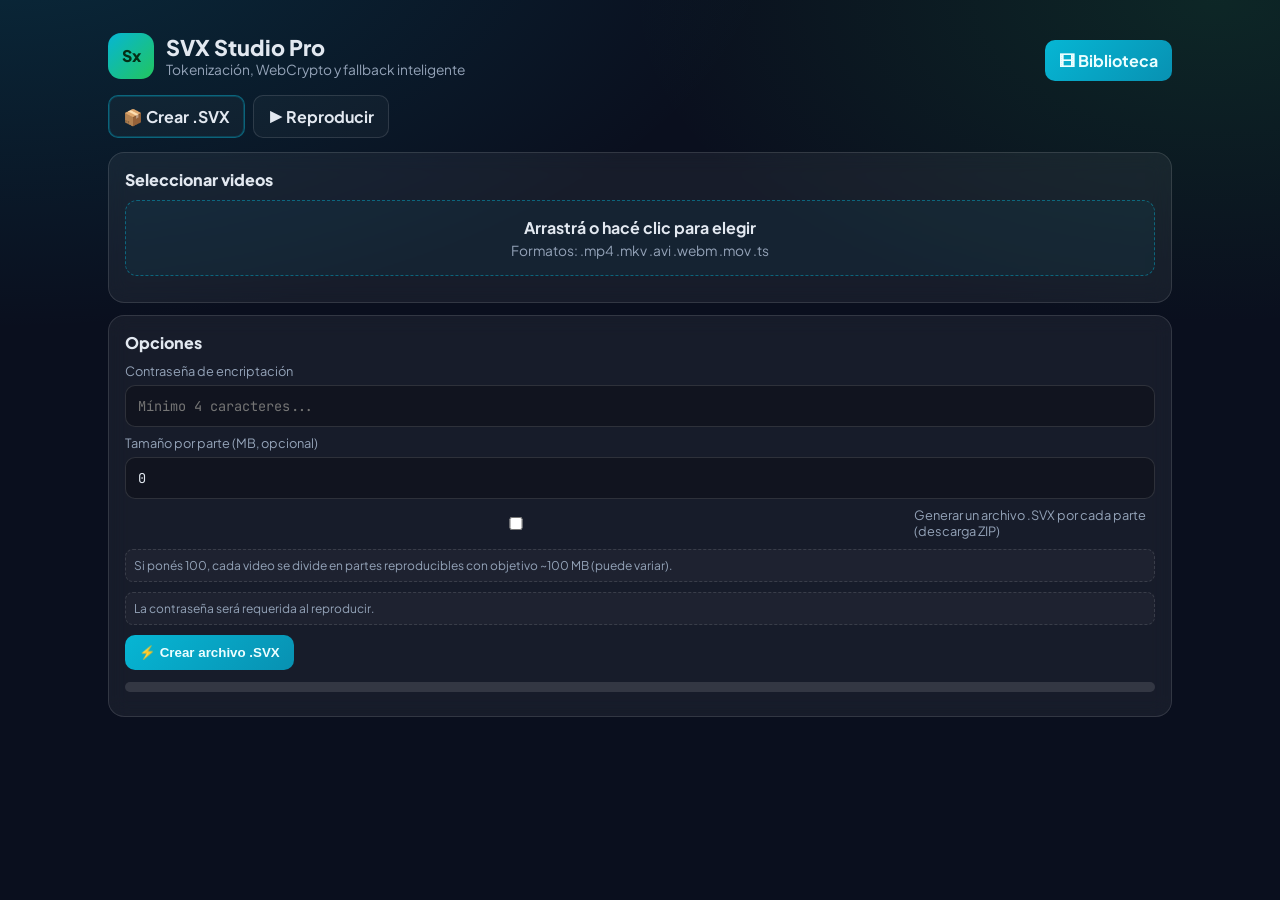
<file: templates/index.html>
﻿<!DOCTYPE html>
<html lang="es">
<head>
  <meta charset="UTF-8">
  <meta name="viewport" content="width=device-width, initial-scale=1.0">
  <title>SVX Studio Pro</title>
  <link rel="preconnect" href="https://fonts.googleapis.com">
  <link href="https://fonts.googleapis.com/css2?family=Plus+Jakarta+Sans:wght@400;600;700;800&family=JetBrains+Mono:wght@400;700&display=swap" rel="stylesheet">
  <style>
    :root {
      --bg: #0a0f1e;
      --card: rgba(255,255,255,.055);
      --border: rgba(255,255,255,.12);
      --text: #e2e8f0;
      --muted: #94a3b8;
      --accent: #06b6d4;
      --ok: #22c55e;
      --warn: #f59e0b;
      --danger: #ef4444;
    }
    * { box-sizing: border-box; }
    body {
      margin: 0;
      font-family: "Plus Jakarta Sans", sans-serif;
      color: var(--text);
      background:
        radial-gradient(1300px 700px at 0% -10%, rgba(6,182,212,.17), transparent 60%),
        radial-gradient(900px 500px at 95% 0%, rgba(34,197,94,.13), transparent 65%),
        var(--bg);
      min-height: 100vh;
    }
    .wrap { max-width: 1100px; margin: 0 auto; padding: 30px 18px 42px; }
    .head { display: flex; align-items: center; gap: 12px; margin-bottom: 14px; }
    .logo {
      width: 46px; height: 46px; border-radius: 13px;
      background: linear-gradient(135deg, #06b6d4, #22c55e);
      color: #052e16; display: flex; align-items: center; justify-content: center;
      font-weight: 800;
    }
    .sub { color: var(--muted); font-size: .86rem; }
    .tabs { display: flex; gap: 8px; margin-bottom: 14px; }
    .tab {
      border: 1px solid var(--border);
      border-radius: 10px;
      padding: 10px 14px;
      cursor: pointer;
      background: rgba(255,255,255,.03);
      font-weight: 700;
      user-select: none;
    }
    .tab.active { border-color: rgba(6,182,212,.45); box-shadow: inset 0 0 0 1px rgba(6,182,212,.22); }
    .tab-content { display: none; }
    .tab-content.active { display: block; }
    .card {
      background: var(--card);
      border: 1px solid var(--border);
      border-radius: 16px;
      padding: 16px;
      backdrop-filter: blur(10px);
      margin-bottom: 12px;
    }
    .card-title { font-weight: 800; font-size: 1rem; margin-bottom: 10px; }
    label { display: block; font-size: .8rem; color: var(--muted); margin: 8px 0 6px; }
    input, textarea, select {
      width: 100%; border: 1px solid var(--border); border-radius: 10px;
      background: rgba(0,0,0,.26); color: var(--text);
      padding: 11px 12px;
      font-family: "JetBrains Mono", monospace;
      font-size: .85rem;
    }
    .row { display: flex; gap: 8px; }
    .btn {
      border: none; border-radius: 10px; padding: 10px 14px; font-weight: 700; cursor: pointer;
      margin-top: 10px;
    }
    .btn-primary { background: linear-gradient(135deg,#06b6d4,#0891b2); color: #ecfeff; }
    .btn-cancel { background: linear-gradient(135deg,#ef4444,#b91c1c); color: #fff; }
    .btn-play {
      border: 1px solid rgba(34,197,94,.35);
      background: rgba(34,197,94,.12);
      color: #86efac;
      border-radius: 8px;
      padding: 7px 10px;
      font-weight: 700;
      cursor: pointer;
    }
    .pill {
      display: inline-flex; align-items: center; gap: 6px;
      border-radius: 999px; padding: 4px 10px; font-size: .75rem; font-weight: 700;
    }
    .pill.ok { background: rgba(34,197,94,.15); color: #86efac; border: 1px solid rgba(34,197,94,.35); }
    .pill.warn { background: rgba(245,158,11,.15); color: #fcd34d; border: 1px solid rgba(245,158,11,.35); }
    .status-line { margin-top: 8px; font-size: .82rem; color: var(--muted); }
    .bar {
      width: 100%; height: 10px; border-radius: 999px;
      background: rgba(255,255,255,.12); overflow: hidden; margin-top: 8px;
    }
    .fill {
      width: 0%; height: 100%;
      background: linear-gradient(90deg,#22c55e,#06b6d4);
      transition: width .3s ease;
    }
    .tip {
      margin-top: 10px; font-size: .75rem; color: var(--muted);
      background: rgba(255,255,255,.03); padding: 8px;
      border-radius: 8px; border: 1px dashed var(--border);
    }
    .drop-area {
      margin-top: 8px; border: 1px dashed rgba(6,182,212,.45);
      border-radius: 12px; text-align: center; padding: 16px;
      cursor: pointer; background: rgba(6,182,212,.05);
    }
    .drop-area.drag-over { background: rgba(6,182,212,.14); }
    .file-list { margin-top: 10px; display: flex; flex-direction: column; gap: 8px; }
    .file-item {
      display: flex; align-items: center; gap: 8px;
      border: 1px solid var(--border);
      border-radius: 10px;
      padding: 8px;
      background: rgba(0,0,0,.2);
      font-size: .8rem;
    }
    .entry-list { display: flex; flex-direction: column; gap: 8px; margin-top: 12px; }
    .entry-row {
      display: flex; align-items: center; gap: 10px;
      border: 1px solid var(--border); border-radius: 10px;
      padding: 9px 12px; background: rgba(0,0,0,.18);
    }
    .entry-name {
      flex: 1; font-size: .84rem;
      font-family: "JetBrains Mono", monospace;
      overflow: hidden; text-overflow: ellipsis; white-space: nowrap;
    }
    video { width: 100%; border-radius: 12px; background: #000; }
    @media (max-width: 840px) { .row { flex-direction: column; } }
  </style>
</head>
<body>
<div class="wrap">
  <div class="head">
    <div class="logo">Sx</div>
    <div>
      <div style="font-size:1.35rem;font-weight:800">SVX Studio Pro</div>
      <div class="sub">Tokenización, WebCrypto y fallback inteligente</div>
    </div>
    <a href="/library" style="margin-left:auto;text-decoration:none" class="btn btn-primary">🎞 Biblioteca</a>
  </div>

  <div class="tabs">
    <div class="tab active" onclick="switchTab('create')">📦 Crear .SVX</div>
    <div class="tab" onclick="switchTab('play')">▶ Reproducir</div>
  </div>

  <div id="tab-create" class="tab-content active">
    <div class="card">
      <div class="card-title">Seleccionar videos</div>
      <div class="drop-area" id="dropArea" onclick="document.getElementById('fileInput').click()">
        <div style="font-weight:700;margin-bottom:4px">Arrastrá o hacé clic para elegir</div>
        <div class="sub">Formatos: .mp4 .mkv .avi .webm .mov .ts</div>
      </div>
      <input type="file" id="fileInput" multiple accept="video/*,.mkv,.ts,.webm" style="display:none">
      <div class="file-list" id="fileList"></div>
    </div>

    <div class="card">
      <div class="card-title">Opciones</div>
      <label>Contraseña de encriptación</label>
      <input type="password" id="createPwd" placeholder="Mínimo 4 caracteres...">
      <label>Tamaño por parte (MB, opcional)</label>
      <input type="number" id="createPartSizeMb" min="0" step="1" value="0" placeholder="0 = sin partir">
      <label style="display:flex;align-items:center;gap:8px;margin-top:8px">
        <input type="checkbox" id="createSvxPerPart">
        Generar un archivo .SVX por cada parte (descarga ZIP)
      </label>
      <div class="tip">Si ponés 100, cada video se divide en partes reproducibles con objetivo ~100 MB (puede variar).</div>
      <div class="tip">La contraseña será requerida al reproducir.</div>
      <button class="btn btn-primary" id="createBtn" onclick="createSvx()">⚡ Crear archivo .SVX</button>
      <div id="createStatus" style="margin-top:12px">
        <div class="bar"><div class="fill" id="createFill"></div></div>
        <div class="status-line" id="createStatusText"></div>
      </div>
    </div>
  </div>

  <div id="tab-play" class="tab-content">
    <div class="card">
      <div class="card-title">SVX Pro por URL</div>
      <label>Contraseña</label>
      <input type="password" id="playPwd" placeholder="Contraseña del archivo .svx">
      <label>Prefetch Pro</label>
      <select id="proPrefetchMode">
        <option value="auto" selected>Auto</option>
        <option value="2">2 MB</option>
        <option value="4">4 MB</option>
        <option value="7">7 MB</option>
        <option value="10">10 MB</option>
      </select>
      <div class="row">
        <button class="btn btn-primary" style="flex:1;margin:0" onclick="startTokenPlayback()">⚡ Iniciar Pro</button>
          <!-- IMPORTANT: Legacy deshabilitado por decisión de infraestructura.
               No reactivar sin validar soporte del servidor para ese flujo. -->
          <button class="btn btn-primary" style="flex:1;margin:0;opacity:.55;cursor:not-allowed" onclick="return false;" disabled title="Legacy deshabilitado temporalmente">🔍 Legacy (deshabilitado)</button>
        <button class="btn btn-primary" style="flex:1;margin:0; background:linear-gradient(90deg,#f97316,#ea580c)" onclick="copyVlcBridgeUrl()">📺 Puente VLC</button>
        <button class="btn btn-cancel" id="playCancelBtn" style="display:none;flex:0 0 auto;margin:0" onclick="cancelLoad()">■ Cancelar</button>
      </div>
      <label>URL .SVX</label>
      <input type="text" id="playUrl" placeholder="https://www.mediafire.com/file/.../archivo.svx/file">
      <label>Playlist JSON</label>
      <textarea id="playlistJsonText" rows="8" placeholder="Pega aqui JSON con parts[].url"></textarea>
      <div class="drop-area" id="playlistJsonDrop" style="margin-top:8px">
        Arrastra un archivo .json aqui o hace clic para elegirlo
      </div>
      <input type="file" id="playlistJsonFile" accept=".json,application/json" style="display:none">
      <div class="tip">Playlist: pegá múltiples URLs .svx separadas por salto de línea para reproducción continua.</div>
      <label style="display:flex;align-items:center;gap:8px;margin-top:8px">
        <input type="checkbox" id="proPlaylistContinuous">
        <span>Pro continuo playlist (experimental)</span>
      </label>
      <div style="margin-top:12px"><span id="playPill" class="pill warn">Esperando</span></div>
      <div class="status-line" id="playStatusText">Listo.</div>
      <div class="status-line" id="playlistTimelineText" style="opacity:.85">Timeline playlist: -</div>
      <div class="bar"><div class="fill" id="playFill"></div></div>
      <div class="tip">El modo Pro usa WebCrypto en tu navegador. Legacy está deshabilitado temporalmente.</div>
    </div>

    <div class="card">
      <video id="player" controls playsinline preload="metadata"></video>
      <div class="entry-list" id="entryList"></div>
    </div>
  </div>
</div>

<script>
  function switchTab(name) {
    document.querySelectorAll('.tab').forEach((t,i) => t.classList.toggle('active', ['create','play'][i] === name));
    document.querySelectorAll('.tab-content').forEach(c => c.classList.remove('active'));
    document.getElementById('tab-' + name).classList.add('active');
  }

  // Crear SVX
  const dropArea = document.getElementById('dropArea');
  const fileInput = document.getElementById('fileInput');
  const playlistJsonDrop = document.getElementById('playlistJsonDrop');
  const playlistJsonFile = document.getElementById('playlistJsonFile');
  let selectedFiles = [];

  ['dragenter', 'dragover'].forEach(e => dropArea.addEventListener(e, ev => {
    ev.preventDefault();
    dropArea.classList.add('drag-over');
  }));
  ['dragleave', 'drop'].forEach(e => dropArea.addEventListener(e, ev => {
    ev.preventDefault();
    dropArea.classList.remove('drag-over');
  }));
  dropArea.addEventListener('drop', ev => addFiles([...ev.dataTransfer.files]));
  fileInput.addEventListener('change', () => addFiles([...fileInput.files]));
  if (playlistJsonDrop && playlistJsonFile) {
    playlistJsonDrop.addEventListener('click', () => playlistJsonFile.click());
    ['dragenter', 'dragover'].forEach(e => playlistJsonDrop.addEventListener(e, ev => {
      ev.preventDefault();
      playlistJsonDrop.classList.add('drag-over');
    }));
    ['dragleave', 'drop'].forEach(e => playlistJsonDrop.addEventListener(e, ev => {
      ev.preventDefault();
      playlistJsonDrop.classList.remove('drag-over');
    }));
    playlistJsonDrop.addEventListener('drop', ev => {
      const f = ev.dataTransfer && ev.dataTransfer.files && ev.dataTransfer.files[0];
      if (f) loadPlaylistJsonFile(f);
    });
    playlistJsonFile.addEventListener('change', () => {
      const f = playlistJsonFile.files && playlistJsonFile.files[0];
      if (f) loadPlaylistJsonFile(f);
    });
  }

  function fmtSize(b) {
    if (b > 1073741824) return (b / 1073741824).toFixed(1) + ' GB';
    return (b / 1048576).toFixed(1) + ' MB';
  }

  function addFiles(files) {
    const vids = files.filter(f => f.type.startsWith('video/') || /\.(mp4|mkv|avi|webm|mov|ts)$/i.test(f.name));
    selectedFiles = [...selectedFiles, ...vids];
    renderFileList();
  }

  function renderFileList() {
    const list = document.getElementById('fileList');
    list.innerHTML = '';
    selectedFiles.forEach((f, i) => {
      const row = document.createElement('div');
      row.className = 'file-item';
      row.innerHTML = `<span style="flex:1">${f.name}</span><span style="color:var(--muted)">${fmtSize(f.size)}</span><button class="btn-play" onclick="removeFile(${i})">Quitar</button>`;
      list.appendChild(row);
    });
  }

  function removeFile(i) {
    selectedFiles.splice(i, 1);
    renderFileList();
  }

  function setCreateStatus(msg, pct) {
    document.getElementById('createStatusText').textContent = msg;
    document.getElementById('createFill').style.width = pct + '%';
  }

  function downloadSvxWithNativeForm(password, partSizeMb, svxPerPart) {
    // Fallback robusto para navegadores que cortan fetch/xhr con status=0.
    const dt = new DataTransfer();
    selectedFiles.forEach(f => dt.items.add(f));

    const form = document.createElement('form');
    form.method = 'POST';
    form.action = '/api/svx/create';
    form.enctype = 'multipart/form-data';
    form.style.display = 'none';

    const pwdInput = document.createElement('input');
    pwdInput.type = 'hidden';
    pwdInput.name = 'password';
    pwdInput.value = password;
    form.appendChild(pwdInput);

    const partInput = document.createElement('input');
    partInput.type = 'hidden';
    partInput.name = 'part_size_mb';
    partInput.value = String(partSizeMb || 0);
    form.appendChild(partInput);

    const perPartInput = document.createElement('input');
    perPartInput.type = 'hidden';
    perPartInput.name = 'svx_per_part';
    perPartInput.value = svxPerPart ? 'true' : 'false';
    form.appendChild(perPartInput);

    const filesInput = document.createElement('input');
    filesInput.type = 'file';
    filesInput.name = 'files';
    filesInput.multiple = true;
    filesInput.files = dt.files;
    form.appendChild(filesInput);

    document.body.appendChild(form);
    form.submit();
    setTimeout(() => form.remove(), 2000);
  }

  function postSvxWithXhr(form) {
    return new Promise((resolve, reject) => {
      const xhr = new XMLHttpRequest();
      xhr.open('POST', '/api/svx/create', true);
      xhr.responseType = 'blob';
      xhr.timeout = 10 * 60 * 1000; // 10 minutos

      xhr.onload = async () => {
        const blob = xhr.response;
        if (xhr.status >= 200 && xhr.status < 300) {
          resolve(blob);
          return;
        }
        let detail = `HTTP ${xhr.status}`;
        try {
          if (blob && blob.size) {
            const txt = await blob.text();
            if (txt) detail += ` - ${txt}`;
          }
        } catch (_) {}
        reject(new Error(detail));
      };

      xhr.onerror = () => reject(new Error(`Error de red del navegador (status=${xhr.status || 0})`));
      xhr.onabort = () => reject(new Error('Solicitud cancelada por el navegador'));
      xhr.ontimeout = () => reject(new Error('Tiempo de espera agotado al crear el SVX'));

      xhr.send(form);
    });
  }

  async function createSvx() {
    if (!selectedFiles.length) {
      alert('Seleccioná al menos un video.');
      return;
    }
    const pwd = document.getElementById('createPwd').value;
    if (!pwd || pwd.length < 4) {
      alert('La contraseña debe tener al menos 4 caracteres.');
      return;
    }
    const partSizeMb = Math.max(0, parseInt(document.getElementById('createPartSizeMb').value || '0', 10) || 0);
    const svxPerPart = !!document.getElementById('createSvxPerPart')?.checked;

    const btn = document.getElementById('createBtn');
    btn.disabled = true;
    setCreateStatus('Empaquetando y encriptando...', 30);

    const form = new FormData();
    form.append('password', pwd);
    form.append('part_size_mb', String(partSizeMb));
    form.append('svx_per_part', svxPerPart ? 'true' : 'false');
    selectedFiles.forEach(f => form.append('files', f));

    try {
      const blob = await postSvxWithXhr(form);
      setCreateStatus('SVX creado. Descargando...', 95);
      const name = selectedFiles[0].name.replace(/\.[^.]+$/, '') + (svxPerPart && partSizeMb > 0 ? '.svx_parts.zip' : '.svx');
      const a = document.createElement('a');
      a.href = URL.createObjectURL(blob);
      a.download = name;
      a.click();
      setCreateStatus('Listo. El archivo .svx fue descargado.', 100);
    } catch (e) {
      if ((e && String(e.message || '').includes('status=0'))) {
        setCreateStatus('Red inestable en fetch/xhr. Intentando descarga nativa...', 70);
        downloadSvxWithNativeForm(pwd, partSizeMb, svxPerPart);
        setCreateStatus('Solicitud enviada con descarga nativa del navegador.', 100);
      } else {
        setCreateStatus('Error: ' + e.message, 0);
      }
      console.error('SVX create failed', e);
    } finally {
      btn.disabled = false;
    }
  }

  // Play
  let playAbortController = null;
  let loadAborted = false;
  let activeSessionId = '';
  let activeManifest = null;
  let playlistAuto = {
    enabled: false,
    entries: [],
    index: 0,
    durations: [],
    totalDuration: 0,
    switching: false,
    preloadIndex: -1,
    preloadVideo: null,
    timelineHandler: null,
    endHandler: null,
  };
  let libraryResolvedSource = null;
  const PLAYLIST_TRANSITION_EARLY_SEC = 1.2;
  let proStartAttemptId = 0;
  let proFallbackInProgress = false;

  function setPill(text, type) {
    const p = document.getElementById('playPill');
    if (!p) return;
    p.textContent = text;
    p.className = 'pill ' + type;
  }

  function setPlayStatus(msg, pct) {
    const text = document.getElementById('playStatusText');
    const fill = document.getElementById('playFill');
    if (text) text.textContent = msg;
    if (fill) fill.style.width = (pct || 0) + '%';
  }

  async function logClient(event, detail, context) {
    try {
      await fetch('/api/client-log', {
        method: 'POST',
        headers: { 'Content-Type': 'application/json' },
        body: JSON.stringify({
          event: event || 'event',
          detail: detail || '',
          context: context || {}
        })
      });
    } catch (_) {}
  }

  function supportsProCrypto() {
    return !!(window.crypto && window.crypto.subtle && window.MediaSource);
  }

  function playerRef() {
    return document.getElementById('player');
  }

  function fmtClock(sec) {
    const s = Math.max(0, Math.floor(Number(sec) || 0));
    const h = Math.floor(s / 3600);
    const m = Math.floor((s % 3600) / 60);
    const r = s % 60;
    if (h > 0) return `${h}:${String(m).padStart(2, '0')}:${String(r).padStart(2, '0')}`;
    return `${m}:${String(r).padStart(2, '0')}`;
  }

  function setPlaylistTimelineText(text) {
    const el = document.getElementById('playlistTimelineText');
    if (el) el.textContent = text || 'Timeline playlist: -';
  }

  function getOrCreatePlaylistPreloadVideo() {
    if (playlistAuto.preloadVideo) return playlistAuto.preloadVideo;
    const v = document.createElement('video');
    v.preload = 'auto';
    v.muted = true;
    v.playsInline = true;
    v.style.display = 'none';
    document.body.appendChild(v);
    playlistAuto.preloadVideo = v;
    return v;
  }

  function clearPlaylistPreload() {
    const v = playlistAuto.preloadVideo;
    playlistAuto.preloadIndex = -1;
    if (!v) return;
    try {
      v.pause();
      v.removeAttribute('src');
      v.load();
    } catch (_) {}
  }

  function updatePlaylistTimeline(player) {
    if (!playlistAuto.enabled || playlistAuto.entries.length <= 1) {
      setPlaylistTimelineText('Timeline playlist: -');
      return;
    }
    const before = playlistAuto.durations
      .slice(0, Math.max(0, playlistAuto.index))
      .reduce((a, b) => a + (Number(b) || 0), 0);
    const cur = Number(player?.currentTime || 0);
    const global = before + cur;
    const total = Number(playlistAuto.totalDuration || 0);
    setPlaylistTimelineText(`Timeline playlist: ${fmtClock(global)} / ${fmtClock(total)} (parte ${playlistAuto.index + 1}/${playlistAuto.entries.length})`);
  }

  function preloadNextPart() {
    if (!playlistAuto.enabled) return;
    const next = playlistAuto.index + 1;
    if (next >= playlistAuto.entries.length) return;
    const e = playlistAuto.entries[next];
    const url = e.stream_url || e.fallback_stream_url || '';
    if (!url || playlistAuto.preloadIndex === next) return;
    const v = getOrCreatePlaylistPreloadVideo();
    try {
      v.src = url;
      v.load();
      playlistAuto.preloadIndex = next;
    } catch (_) {}
  }

  function jumpToNextPart() {
    if (!playlistAuto.enabled || playlistAuto.switching) return;
    const next = playlistAuto.index + 1;
    if (next >= playlistAuto.entries.length) {
      playlistAuto.enabled = false;
      setPill('Completado', 'ok');
      setPlayStatus('Playlist finalizada.', 100);
      updatePlaylistTimeline(playerRef());
      return;
    }
    playlistAuto.switching = true;
    playlistAuto.index = next;
    const entry = playlistAuto.entries[next];
    playEntry(entry.stream_url || entry.fallback_stream_url || '');
    setPlayStatus(`Reproduciendo parte ${next + 1}/${playlistAuto.entries.length}: ${entry.name || entry.label || 'parte'}`, 100);
    preloadNextPart();
    setTimeout(() => { playlistAuto.switching = false; }, 300);
  }

  function setupPlaylistTimelineHandlers() {
    const player = playerRef();
    if (playlistAuto.timelineHandler) player.removeEventListener('timeupdate', playlistAuto.timelineHandler);
    if (playlistAuto.endHandler) player.removeEventListener('ended', playlistAuto.endHandler);

    playlistAuto.timelineHandler = () => {
      if (!playlistAuto.enabled) return;
      updatePlaylistTimeline(player);
      const d = Number(player.duration || 0);
      if (d > 0) {
        playlistAuto.durations[playlistAuto.index] = d;
        playlistAuto.totalDuration = playlistAuto.durations.reduce((a, b) => a + (Number(b) || 0), 0);
      }
      const remain = d > 0 ? (d - Number(player.currentTime || 0)) : 9999;
      if (remain <= PLAYLIST_TRANSITION_EARLY_SEC) jumpToNextPart();
    };
    playlistAuto.endHandler = () => jumpToNextPart();
    player.addEventListener('timeupdate', playlistAuto.timelineHandler);
    player.addEventListener('ended', playlistAuto.endHandler);
  }

  function playEntry(streamUrl) {
    const player = playerRef();
    logClient('play_entry_stream', 'Setting direct stream src', { streamUrl });
    player.src = streamUrl;
    player.load();
    player.play().catch((e) => {
      logClient('play_entry_stream_error', String((e && e.message) || e || 'play failed'), { streamUrl });
    });
  }

  function setupPlaylistAutoplay(entries, startIndex = 0) {
    const items = entries || [];
    playlistAuto = {
      ...playlistAuto,
      enabled: true,
      entries: items,
      index: Math.max(0, startIndex || 0),
      durations: items.map(() => 0),
      totalDuration: 0,
      switching: false,
      preloadIndex: -1,
    };
    setupPlaylistTimelineHandlers();
    updatePlaylistTimeline(playerRef());
    preloadNextPart();
  }

  function cancelLoad() {
    loadAborted = true;
    playlistAuto.enabled = false;
    if (playAbortController) playAbortController.abort();
    const player = playerRef();
    player.pause();
    player.src = "";
    player.load();
    setPill('Cancelado', 'warn');
    setPlayStatus('Operación cancelada.', 0);
    document.getElementById('playCancelBtn').style.display = 'none';
    clearPlaylistPreload();
    setPlaylistTimelineText('Timeline playlist: -');
  }

  function abortPrevious() {
    if (playAbortController) playAbortController.abort();
    playlistAuto.enabled = false;
    const player = playerRef();
    if (playlistAuto.timelineHandler) player.removeEventListener('timeupdate', playlistAuto.timelineHandler);
    if (playlistAuto.endHandler) player.removeEventListener('ended', playlistAuto.endHandler);
    playlistAuto.timelineHandler = null;
    playlistAuto.endHandler = null;
    clearPlaylistPreload();
    setPlaylistTimelineText('Timeline playlist: -');
    loadAborted = false;
  }

  function parsePlaylistUrls(raw) {
    return (raw || '')
      .split(/\r?\n|,/)
      .map(s => s.trim())
      .filter(Boolean);
  }

  async function fetchJsonWithTimeout(url, options, timeoutMs, timeoutLabel) {
    const ctl = new AbortController();
    const t = setTimeout(() => ctl.abort(), Math.max(1000, timeoutMs || 15000));
    try {
      const merged = { ...(options || {}), signal: ctl.signal };
      const res = await fetch(url, merged);
      const data = await res.json().catch(() => ({}));
      return { res, data };
    } catch (e) {
      if (e && e.name === 'AbortError') {
        throw new Error(timeoutLabel || 'Tiempo de espera agotado');
      }
      throw e;
    } finally {
      clearTimeout(t);
    }
  }

  function parsePlaylistJsonText(raw) {
    if (!raw || !raw.trim()) return null;
    let obj = null;
    try {
      obj = JSON.parse(raw);
    } catch {
      throw new Error('JSON inválido');
    }
    if (!obj || typeof obj !== 'object') throw new Error('JSON inválido');
    if (obj.version !== 1) throw new Error('Solo se soporta version=1');
    if (!Array.isArray(obj.parts) || !obj.parts.length) throw new Error('El JSON debe incluir parts[]');
    const parts = obj.parts.map((p, i) => {
      const url = (p && (p.url || p.filename) ? String(p.url || p.filename).trim() : '');
      if (!url) throw new Error(`parts[${i}] sin url`);
      return {
        order: Number(p.order || (i + 1)),
        url,
        label: p && p.label ? String(p.label) : `Parte ${i + 1}`,
      };
    });
    parts.sort((a, b) => a.order - b.order);
    return {
      version: 1,
      title: obj.title ? String(obj.title) : 'Playlist SVX',
      created_at: obj.created_at ? String(obj.created_at) : '',
      parts,
    };
  }

  async function loadPlaylistJsonFile(file) {
    if (!file) return;
    const txt = await file.text();
    const area = document.getElementById('playlistJsonText');
    if (area) area.value = txt;
    try {
      const parsed = parsePlaylistJsonText(txt);
      setPlayStatus(`Playlist JSON cargada: ${parsed.parts.length} partes.`, 0);
      setPill('Playlist JSON', 'ok');
    } catch (e) {
      setPill('Error', 'warn');
      setPlayStatus('JSON inválido: ' + e.message, 0);
    }
  }

  async function startLegacyPlaylist(parts, password, signal) {
    const body = {
      title: 'Playlist SVX',
      mode: 'fallback',
      password: password || '',
      parts: (parts || []).map((p, i) => ({ url: p.url, label: p.label || `Parte ${i + 1}` })),
    };
    const res = await fetch('/api/svx/playlist/session', {
      method: 'POST',
      headers: { 'Content-Type': 'application/json' },
      body: JSON.stringify(body),
      signal,
    });
    const data = await res.json();
    if (!res.ok) throw new Error(data.detail || 'No se pudo crear sesión de playlist');
    const mres = await fetch(data.manifest_url, { signal });
    const manifest = await mres.json();
    if (!mres.ok) throw new Error(manifest.detail || 'No se pudo cargar manifest de playlist');
    const entries = (manifest.entries || []).map((e, i) => ({
      name: e.item || `parte_${i + 1}`,
      label: e.part_label || `Parte ${i + 1}`,
      ext: e.ext || 'mp4',
      stream_url: e.stream_url,
    }));
    if (!entries.length) throw new Error('Playlist vacía');
    return entries;
  }

  async function startPlaylistFastStream(parts, password, signal) {
    const listEntries = await startLegacyPlaylist(parts, password, signal);
    renderEntries(listEntries, (entry) => {
      playEntry(entry.stream_url);
      setPill('Fallback', 'warn');
    });
    await logClient('pro_playlist_fast_mode', 'Using immediate stream autoplay for playlist', { parts: listEntries.length });
    if (!listEntries.length) throw new Error('Playlist vacía');
    playEntry(listEntries[0].stream_url);
    setupPlaylistAutoplay(listEntries, 0);
    setPill('SVX Pro', 'ok');
    setPlayStatus(`Reproduciendo playlist al vuelo (${listEntries.length} partes).`, 100);
  }

  async function copyVlcBridgeUrl() {
    let url = document.getElementById('playUrl').value.trim();
    const pwd = document.getElementById('playPwd').value;
    const jsonText = document.getElementById('playlistJsonText')?.value || '';
    let playlistJson = null;
    if (jsonText.trim()) {
      try { playlistJson = parsePlaylistJsonText(jsonText); } catch (_) {}
    }
    
    if (!playlistJson && !url && !libraryResolvedSource) {
      alert('Ingresa una URL para generar el Puente.');
      return;
    }

    setPlayStatus('Resolviendo enlace...', 50);

    let host = window.location.origin;
    if (window.location.hostname === 'localhost' || window.location.hostname === '127.0.0.1') {
       try {
         const res = await fetch('/api/ip');
         if (res.ok) {
            const data = await res.json();
            host = `https://${data.ip}:8098`; // Forzar puerto local con HTTPS si se detecta IP
         }
       } catch(e) {}
    }

    try {
      if (libraryResolvedSource && (libraryResolvedSource.mode === 'single' || libraryResolvedSource.mode === 'playlist')) {
        const bres = await fetch('/api/library/bridge/create', {
          method: 'POST',
          headers: { 'Content-Type': 'application/json' },
          body: JSON.stringify({
            mode: libraryResolvedSource.mode,
            url: libraryResolvedSource.mode === 'single' ? (libraryResolvedSource.url || '') : null,
            playlist_json: libraryResolvedSource.mode === 'playlist' ? (libraryResolvedSource.playlist_json || {}) : null,
            password: libraryResolvedSource.password || '',
          }),
        });
        const bdata = await bres.json();
        if (!bres.ok || !bdata.bridge_url) throw new Error(bdata.detail || 'No se pudo crear Bridge seguro');
        await navigator.clipboard.writeText(bdata.bridge_url);
        setPlayStatus('¡Bridge seguro copiado para VLC!', 100);
        setTimeout(() => setPlayStatus('Listo.', 0), 2000);
        return;
      }

      if (playlistJson && playlistJson.parts && playlistJson.parts.length > 1) {
        const body = {
          title: playlistJson.title || 'Playlist SVX',
          mode: 'fallback',
          password: pwd || '',
          parts: playlistJson.parts.map((p, i) => ({ url: p.url, label: p.label || `Parte ${i + 1}` })),
        };
        const sres = await fetch('/api/svx/playlist/session', {
          method: 'POST',
          headers: { 'Content-Type': 'application/json' },
          body: JSON.stringify(body),
        });
        const sdata = await sres.json();
        if (!sres.ok || !sdata.session_id) {
          throw new Error(sdata.detail || 'No se pudo crear playlist para VLC');
        }
        const m3uUrl = `${host}/api/svx/playlist/session/${encodeURIComponent(sdata.session_id)}/m3u`;
        await navigator.clipboard.writeText(m3uUrl);
        setPlayStatus('¡M3U de Playlist copiada para VLC!', 100);
        setTimeout(() => setPlayStatus('Listo.', 0), 2000);
        return;
      }

      // Obtenemos la URL directa o de stream procesada por el backend real
      const reqUrl = `/api/extract?url=${encodeURIComponent(url)}&password=${encodeURIComponent(pwd)}`;
      const reqRes = await fetch(reqUrl);
      const data = await reqRes.json();
      
      if (!reqRes.ok || !data.url) {
        throw new Error(data.detail || 'No se pudo resolver el enlace');
      }

      let targetUrl = data.url;
      if (targetUrl.startsWith('/')) {
        targetUrl = host + targetUrl;
      } else if (!targetUrl.startsWith('http')) {
        targetUrl = host + '/' + targetUrl;
      }

      await navigator.clipboard.writeText(targetUrl);
      setPlayStatus('¡URL Puente copiada!', 100);
      setTimeout(() => setPlayStatus('Listo.', 0), 2000);
    } catch (err) {
      console.error('Error al copiar:', err);
      alert('Error: ' + err.message);
      setPlayStatus('Error.', 0);
    }
  }


  function b64ToBytes(b64) {
    const bin = atob(b64);
    const out = new Uint8Array(bin.length);
    for (let i = 0; i < bin.length; i++) out[i] = bin.charCodeAt(i);
    return out;
  }

  async function deriveCtrKey(password, saltB64, iterations) {
    const baseKey = await crypto.subtle.importKey('raw', new TextEncoder().encode(password), 'PBKDF2', false, ['deriveKey']);
    return crypto.subtle.deriveKey(
      { name: 'PBKDF2', salt: b64ToBytes(saltB64), iterations, hash: 'SHA-256' },
      baseKey,
      { name: 'AES-CTR', length: 256 },
      false,
      ['decrypt']
    );
  }

  function ctrCounter(ivBytes, byteOffset) {
    const out = new Uint8Array(16);
    out.set(ivBytes.slice(0, 8), 0);
    let counter = BigInt(Math.floor(byteOffset / 16));
    for (let i = 15; i >= 8; i--) {
      out[i] = Number(counter & 0xffn);
      counter >>= 8n;
    }
    return out;
  }

  async function decryptCtrChunk(key, ivB64, keystreamOffset, encryptedBytes) {
    const iv = b64ToBytes(ivB64);
    const counter = ctrCounter(iv, keystreamOffset);
    const dec = await crypto.subtle.decrypt({ name: 'AES-CTR', counter, length: 64 }, key, encryptedBytes.buffer);
    return new Uint8Array(dec);
  }

  function renderEntries(entries, onPlay) {
    const list = document.getElementById('entryList');
    list.innerHTML = '';
    entries.forEach((e, i) => {
      const row = document.createElement('div');
      row.className = 'entry-row';
      row.innerHTML = `<span class="entry-name">🎬 ${e.name}</span><span style="color:var(--muted);font-size:.75rem">${e.ext || ''}</span><button class="btn-play">▶ Reproducir</button>`;
      row.querySelector('button').onclick = () => onPlay(e);
      list.appendChild(row);
      if (i === 0) row.classList.add('active');
    });
  }

  function appendQueue(sb, q) {
    if (sb.updating || !q.length) return;
    try { sb.appendBuffer(q.shift()); } catch {}
  }

  function chooseProPrefetchBytes() {
    const manual = document.getElementById('proPrefetchMode')?.value || 'auto';
    if (manual !== 'auto') {
      const mb = Number(manual);
      if (mb > 0) return mb * 1024 * 1024;
    }

    const conn = navigator.connection || navigator.mozConnection || navigator.webkitConnection;
    const downlink = Number(conn && conn.downlink ? conn.downlink : 0); // Mbps aprox
    const rtt = Number(conn && conn.rtt ? conn.rtt : 0); // ms aprox

    // Heurística simple:
    // - red muy rápida/baja latencia: chunks grandes
    // - red media: chunks intermedios
    // - red lenta/alta latencia: chunks pequeños para reducir esperas largas
    if (downlink >= 25 && (rtt === 0 || rtt <= 80)) return 10 * 1024 * 1024;
    if (downlink >= 10 && (rtt === 0 || rtt <= 150)) return 7 * 1024 * 1024;
    if (downlink >= 4) return 4 * 1024 * 1024;
    return 2 * 1024 * 1024;
  }

  async function playEntryWebCrypto(entry, manifest, password, signal) {
    await logClient('pro_start', 'Starting WebCrypto playback', { entry: entry?.name, ext: entry?.ext });
    const player = playerRef();
    const ms = new MediaSource();
    player.src = URL.createObjectURL(ms);

    await new Promise((resolve, reject) => {
      ms.addEventListener('sourceopen', resolve, { once: true });
      ms.addEventListener('error', () => reject(new Error('MediaSource error')), { once: true });
    });

    const ext = (entry.ext || '').toLowerCase();
    let mime = 'video/mp4; codecs="avc1.42E01E, mp4a.40.2"';
    if (ext === 'webm') mime = 'video/webm; codecs="vp8, vorbis"';
    if (ext === 'mkv' || ext === 'avi' || ext === 'mov' || ext === 'ts') {
      throw new Error(`Formato ${ext} no soportado por MSE Pro en este navegador`);
    }
    if (!MediaSource.isTypeSupported(mime)) {
      mime = ext === 'webm' ? 'video/webm' : 'video/mp4';
    }
    if (!MediaSource.isTypeSupported(mime)) throw new Error('Codec no soportado en modo Pro');

    const sb = ms.addSourceBuffer(mime);
    const queue = [];
    sb.addEventListener('updateend', () => appendQueue(sb, queue));

    const key = await deriveCtrKey(password, manifest.crypto.salt_b64, manifest.kdf_iterations || 20000);
    const entrySize = Number(entry.size || 0);
    let start = 0;
    let started = false;
    let playRejected = null;
    const PRO_PREFETCH_BYTES = chooseProPrefetchBytes();
    await logClient('pro_prefetch_selected', `prefetch=${PRO_PREFETCH_BYTES}`, {
      prefetch_bytes: PRO_PREFETCH_BYTES
    });
    let playbackStarted = false;
    const onPlaying = () => { playbackStarted = true; };
    player.addEventListener('playing', onPlaying, { once: true });
    player.addEventListener('timeupdate', onPlaying, { once: true });

    while (start < entrySize) {
      if (signal?.aborted || loadAborted) throw new Error('Cancelado');
      const chunkSize = started ? PRO_PREFETCH_BYTES : Math.min(PRO_PREFETCH_BYTES, 512 * 1024);
      const end = Math.min(entrySize - 1, start + chunkSize - 1);
      const res = await fetch(`${entry.chunk_url}?start=${start}&end=${end}`, { signal: signal || undefined });
      if (!res.ok) {
        await logClient('pro_chunk_http_error', `Chunk HTTP ${res.status}`, { entry: entry?.name, start, end });
        throw new Error(`Chunk error (${res.status})`);
      }

      const ksOffset = Number(res.headers.get('X-SVX-Keystream-Offset') || 0);
      const encrypted = new Uint8Array(await res.arrayBuffer());
      const decrypted = await decryptCtrChunk(key, manifest.crypto.iv_b64, ksOffset, encrypted);

      queue.push(decrypted.buffer);
      appendQueue(sb, queue);

      if (!started) {
        started = true;
        try {
          await player.play();
        } catch (e) {
          playRejected = e || new Error('Autoplay bloqueado');
          await logClient('pro_play_rejected', String((e && e.message) || e || 'rejected'), { entry: entry?.name });
        }
      }

      start = end + 1;
      const pct = Math.min(95, Math.floor((start / entrySize) * 100));
      setPlayStatus(`Descifrando en navegador... ${pct}%`, pct);

      // Si el arranque Pro se demora demasiado (metadata/moov tardío),
      // forzamos fallback para no esperar hasta 100%.
      if (!playbackStarted && !playRejected && entrySize > 0) {
        const ratio = start / entrySize;
        const minBytes = 8 * 1024 * 1024;
        if (start >= minBytes && ratio >= 0.35 && player.readyState < 2) {
          await logClient('pro_slow_start_fallback', 'No inició playback temprano en Pro', {
            entry: entry?.name,
            downloaded: start,
            total: entrySize,
            ratio,
            readyState: player.readyState
          });
          throw new Error('Arranque Pro tardío');
        }
      }
    }

    await new Promise(resolve => {
      const done = () => {
        if (!sb.updating && queue.length === 0) resolve();
        else setTimeout(done, 40);
      };
      done();
    });

    try { ms.endOfStream(); } catch {}
    if (playRejected) {
      await logClient('pro_end_rejected', 'play() rejected', { entry: entry?.name, readyState: player.readyState });
      throw new Error('No se pudo iniciar reproducción en modo Pro');
    }
    if (player.readyState < 2) {
      await logClient('pro_end_not_ready', 'readyState < 2', { entry: entry?.name, readyState: player.readyState });
      throw new Error('Media no lista para reproducir en modo Pro');
    }
    await logClient('pro_ok', 'WebCrypto playback completed', { entry: entry?.name });
  }

  async function startProPlaylistSession(parts, password, signal) {
    const body = {
      title: 'Playlist SVX',
      mode: 'webcrypto',
      password: password || '',
      parts: (parts || []).map((p, i) => ({ url: p.url, label: p.label || `Parte ${i + 1}` })),
    };
    const res = await fetch('/api/svx/pro/playlist/session', {
      method: 'POST',
      headers: { 'Content-Type': 'application/json' },
      body: JSON.stringify(body),
      signal,
    });
    const data = await res.json();
    if (!res.ok) throw new Error(data.detail || 'No se pudo crear sesión Pro playlist');
    const mres = await fetch(data.manifest_url, { signal });
    const manifest = await mres.json();
    if (!mres.ok) throw new Error(manifest.detail || 'No se pudo cargar manifest Pro playlist');
    return manifest;
  }

  async function playPlaylistWebCrypto(playlistManifest, password, signal) {
    const parts = (playlistManifest && playlistManifest.parts) ? playlistManifest.parts : [];
    if (!parts.length) throw new Error('Playlist Pro vacía');

    const firstExt = ((parts[0].entry && parts[0].entry.ext) || 'mp4').toLowerCase();
    let mime = 'video/mp4; codecs="avc1.42E01E, mp4a.40.2"';
    if (firstExt === 'webm') mime = 'video/webm; codecs="vp8, vorbis"';
    if (firstExt === 'mkv' || firstExt === 'avi' || firstExt === 'mov' || firstExt === 'ts') {
      throw new Error(`Formato ${firstExt} no soportado por MSE Pro en playlist`);
    }
    if (!MediaSource.isTypeSupported(mime)) mime = firstExt === 'webm' ? 'video/webm' : 'video/mp4';
    if (!MediaSource.isTypeSupported(mime)) throw new Error('Codec no soportado en modo Pro playlist');

    const player = playerRef();
    const ms = new MediaSource();
    player.src = URL.createObjectURL(ms);
    await new Promise((resolve, reject) => {
      ms.addEventListener('sourceopen', resolve, { once: true });
      ms.addEventListener('error', () => reject(new Error('MediaSource error')), { once: true });
    });

    const sb = ms.addSourceBuffer(mime);
    sb.mode = 'sequence';
    const queue = [];
    sb.addEventListener('updateend', () => appendQueue(sb, queue));

    const prefetchBytes = chooseProPrefetchBytes();
    await logClient('pro_playlist_prefetch_selected', `prefetch=${prefetchBytes}`, { prefetch_bytes: prefetchBytes, parts: parts.length });

    let started = false;
    for (let pidx = 0; pidx < parts.length; pidx++) {
      const part = parts[pidx];
      const entry = part.entry || {};
      const entrySize = Number(entry.size || 0);
      const key = await deriveCtrKey(password, part.crypto.salt_b64, playlistManifest.kdf_iterations || 20000);
      let start = 0;

      while (start < entrySize) {
        if (signal?.aborted || loadAborted) throw new Error('Cancelado');
        const chunkSize = started ? prefetchBytes : Math.min(prefetchBytes, 512 * 1024);
        const end = Math.min(entrySize - 1, start + chunkSize - 1);
        const res = await fetch(`${part.chunk_url}?start=${start}&end=${end}`, { signal: signal || undefined });
        if (!res.ok) throw new Error(`Chunk error (${res.status}) en ${part.label || `Parte ${pidx + 1}`}`);

        const ksOffset = Number(res.headers.get('X-SVX-Keystream-Offset') || 0);
        const encrypted = new Uint8Array(await res.arrayBuffer());
        const decrypted = await decryptCtrChunk(key, part.crypto.iv_b64, ksOffset, encrypted);
        queue.push(decrypted.buffer);
        appendQueue(sb, queue);

        if (!started) {
          started = true;
          try { await player.play(); } catch {}
        }

        start = end + 1;
        const pctPart = Math.floor((start / Math.max(1, entrySize)) * 100);
        setPlayStatus(`Descifrando ${part.label || `Parte ${pidx + 1}`}... ${pctPart}%`, 65);
      }
    }

    await new Promise(resolve => {
      const done = () => {
        if (!sb.updating && queue.length === 0) resolve();
        else setTimeout(done, 40);
      };
      done();
    });
    try { ms.endOfStream(); } catch {}
  }

  async function startTokenPlayback(sourceOverride = null) {
    const attemptId = ++proStartAttemptId;
    proFallbackInProgress = false;
    const url = sourceOverride && sourceOverride.mode === 'single'
      ? String(sourceOverride.url || '').trim()
      : document.getElementById('playUrl').value.trim();
    const pwd = sourceOverride
      ? String(sourceOverride.password || '').trim()
      : document.getElementById('playPwd').value.trim();
    const jsonText = sourceOverride && sourceOverride.mode === 'playlist'
      ? JSON.stringify(sourceOverride.playlist_json || {})
      : (document.getElementById('playlistJsonText')?.value || '');
    let playlistJson = null;
    if (jsonText.trim()) {
      try {
        playlistJson = parsePlaylistJsonText(jsonText);
      } catch (e) {
        setPill('Error', 'warn');
        setPlayStatus('JSON inválido: ' + e.message, 0);
        return;
      }
    }

    if (!playlistJson && !url) {
      setPill('Error', 'warn');
      setPlayStatus('Ingresa una URL .svx o pega un Playlist JSON.', 0);
      return;
    }

    abortPrevious();
    playAbortController = new AbortController();
    const { signal } = playAbortController;
    document.getElementById('playCancelBtn').style.display = 'inline-flex';

    try {
      setPill('Iniciando...', 'warn');
      setPlayStatus('Creando sesión segura...', 10);

      if (playlistJson && playlistJson.parts.length > 1) {
        setPlayStatus('Creando playlist continua...', 20);
        const wantsContinuous = !!document.getElementById('proPlaylistContinuous')?.checked;
        if (wantsContinuous && supportsProCrypto()) {
          try {
            setPlayStatus('Iniciando Pro continuo de playlist...', 30);
            const proManifest = await startProPlaylistSession(playlistJson.parts, pwd, signal);
            const proEntries = (proManifest.parts || []).map((p, i) => ({
              name: (p.entry && p.entry.name) ? p.entry.name : (p.label || `parte_${i + 1}`),
              label: p.label || `Parte ${i + 1}`,
              ext: (p.entry && p.entry.ext) || 'mp4',
              stream_url: p.fallback_stream_url || '',
            }));
            renderEntries(proEntries, (entry) => {
              playEntry(entry.stream_url);
              setPill('Fallback', 'warn');
            });
            setPlaylistTimelineText('Timeline playlist: Pro continuo activo');
            setPill('SVX Pro', 'ok');
            setPlayStatus(`Pro continuo activo (${proEntries.length} partes).`, 45);
            playPlaylistWebCrypto(proManifest, pwd, signal).then(() => {
              if (!loadAborted) {
                setPill('Completado', 'ok');
                setPlayStatus('Playlist Pro finalizada.', 100);
              }
            }).catch(async (err) => {
              if (loadAborted) return;
              await logClient('pro_playlist_continuous_error', String((err && err.message) || err || 'unknown'), {});
              setPill('Fallback', 'warn');
              setPlayStatus('Pro continuo falló, cambiando a modo al vuelo...', 40);
              await startPlaylistFastStream(playlistJson.parts, pwd, signal);
            });
          } catch (e) {
            await logClient('pro_playlist_continuous_boot_error', String((e && e.message) || e || 'unknown'), {});
            setPill('Fallback', 'warn');
            setPlayStatus('No se pudo iniciar Pro continuo. Usando modo al vuelo...', 35);
            await startPlaylistFastStream(playlistJson.parts, pwd, signal);
          }
        } else {
          // Modo rápido estable: arranca inmediato por stream y encadena partes.
          await startPlaylistFastStream(playlistJson.parts, pwd, signal);
        }
      } else {
        const sourceUrl = playlistJson && playlistJson.parts.length ? playlistJson.parts[0].url : url;
        const { res: sres, data: session } = await fetchJsonWithTimeout(
          `/api/svx/pro/session`,
          {
            method: 'POST',
            headers: { 'Content-Type': 'application/json' },
            body: JSON.stringify({ path: sourceUrl, password: pwd, mode: 'webcrypto' }),
          },
          5000,
          'Timeout creando sesión Pro'
        );
        if (!sres.ok) {
          await logClient('pro_session_error', session.detail || 'session create failed', { sourceUrl });
          throw new Error(session.detail || 'No se pudo crear sesión');
        }
        activeSessionId = session.session_id;

        setPlayStatus('Cargando manifest...', 25);
        const { res: mres, data: manifest } = await fetchJsonWithTimeout(
          `/api/svx/pro/session/${encodeURIComponent(activeSessionId)}/manifest`,
          {},
          4000,
          'Timeout cargando manifest Pro'
        );
        if (!mres.ok) throw new Error(manifest.detail || 'No se pudo cargar manifest');
        activeManifest = manifest;

        const entries = manifest.entries || [];
        if (!entries.length) throw new Error('La fuente no contiene videos');

        renderEntries(entries, async (entry) => {
          abortPrevious();
          playAbortController = new AbortController();
          const { signal: s2 } = playAbortController;
          if (supportsProCrypto()) {
            try {
              await playEntryWebCrypto(entry, activeManifest, pwd, s2);
              setPill('SVX Pro', 'ok');
              setPlayStatus(`Reproduciendo ${entry.name} (WebCrypto).`, 100);
            } catch {
              playEntry(entry.fallback_stream_url);
              setPill('Fallback', 'warn');
              setPlayStatus(`Fallback activado para ${entry.name}.`, 100);
            }
          } else {
            playEntry(entry.fallback_stream_url);
          }
        });

        if (supportsProCrypto()) {
          setPill('SVX Pro', 'ok');
          setPlayStatus('WebCrypto activo. Arrancando video...', 45);
          try {
            await playEntryWebCrypto(entries[0], manifest, pwd, signal);
          } catch (e) {
            await logClient('pro_initial_fallback', String((e && e.message) || e || 'fallback'), { entry: entries[0]?.name });
            playEntry(entries[0].fallback_stream_url);
            setPill('Fallback', 'warn');
            setPlayStatus(`Fallback activado para ${entries[0].name}.`, 100);
          }
        } else {
          setPill('Fallback', 'warn');
          setPlayStatus('Navegador sin WebCrypto/MSE. Usando fallback...', 45);
          playEntry(entries[0].fallback_stream_url);
        }
      }

      setPlayStatus('Reproducción iniciada.', 100);
    } catch (e) {
      if (!loadAborted) {
        const msg = String(e && e.message ? e.message : e || '');
        if (msg.toLowerCase().includes('timeout')) {
          if (attemptId !== proStartAttemptId) return;
          if (proFallbackInProgress) return;
          proFallbackInProgress = true;
          await logClient('pro_timeout_no_legacy', msg, {});
          setPill('Error', 'warn');
          setPlayStatus('Pro tardó demasiado y Legacy está deshabilitado temporalmente.', 0);
        } else {
          setPill('Error', 'warn');
          setPlayStatus('Error: ' + msg, 0);
        }
      }
    } finally {
      document.getElementById('playCancelBtn').style.display = 'none';
    }
  }

  async function loadSvx() {
    // IMPORTANT: Legacy deshabilitado temporalmente.
    // Mantener este bloqueo evita que clientes entren por un flujo no soportado en servidor.
    setPill('Legacy deshabilitado', 'warn');
    setPlayStatus('El modo Legacy está deshabilitado temporalmente.', 0);
    return;

    const url = document.getElementById('playUrl').value.trim();
    const pwd = document.getElementById('playPwd').value.trim();
    const jsonText = document.getElementById('playlistJsonText')?.value || '';
    let playlistJson = null;
    if (jsonText.trim()) {
      try {
        playlistJson = parsePlaylistJsonText(jsonText);
      } catch (e) {
        setPill('Error', 'warn');
        setPlayStatus('JSON inválido: ' + e.message, 0);
        return;
      }
    }
    if (!playlistJson && !url) {
      setPill('Error', 'warn');
      setPlayStatus('Ingresa URL o Playlist JSON para modo legacy.', 0);
      return;
    }

    abortPrevious();
    playAbortController = new AbortController();
    const { signal } = playAbortController;
    document.getElementById('playCancelBtn').style.display = 'inline-flex';

    setPill('Legacy', 'warn');
    setPlayStatus('Conectando con archivo .svx...', 10);

    let resolvedUrl = url;
    let entries = null;
    const playlistParts = playlistJson ? playlistJson.parts : parsePlaylistUrls(url).map((u, i) => ({ url: u, label: `Parte ${i + 1}` }));

    if (playlistParts.length > 1) {
      try {
        setPlayStatus('Creando playlist continua...', 35);
        entries = await startLegacyPlaylist(playlistParts, pwd, signal);
      } catch (e) {
        if (!loadAborted) {
          setPill('Error', 'warn');
          setPlayStatus('Error playlist: ' + e.message, 0);
        }
        document.getElementById('playCancelBtn').style.display = 'none';
        return;
      }
    }

    if (!entries && playlistJson && playlistJson.parts.length === 1) {
      resolvedUrl = playlistJson.parts[0].url;
    }

    if (!entries && resolvedUrl.includes('mediafire.com')) {
      try {
        const q = new URLSearchParams({ url: resolvedUrl, password: pwd });
        const res = await fetch('/api/extract?' + q.toString());
        const data = await res.json();
        if (!res.ok) throw new Error(data.detail || 'Error al extraer URL');

        if (data.stream_type === 'archive_list' && data.archive_files) {
          entries = data.archive_files.map(e => ({ name: e.name || e.filename, ext: e.ext, stream_url: e.stream_url }));
        } else {
          resolvedUrl = data.url || resolvedUrl;
        }
      } catch (e) {
        setPill('Error', 'warn');
        setPlayStatus('Error: ' + e.message, 0);
        document.getElementById('playCancelBtn').style.display = 'none';
        return;
      }
    }

    if (!entries) {
      try {
        setPlayStatus('Leyendo índice encriptado...', 40);
        const q = new URLSearchParams({ path: resolvedUrl, password: pwd });
        const res = await fetch('/api/svx/inspect?' + q.toString(), { signal });
        const data = await res.json();
        if (!res.ok) throw new Error(data.detail || 'Error al leer .svx');
        entries = data.entries || [];
      } catch (e) {
        if (!loadAborted) {
          setPill('Error', 'warn');
          setPlayStatus('Error: ' + e.message, 0);
        }
        document.getElementById('playCancelBtn').style.display = 'none';
        return;
      }
    }

    if (!entries.length) {
      setPill('Error', 'warn');
      setPlayStatus('El archivo .svx no contiene videos.', 0);
      document.getElementById('playCancelBtn').style.display = 'none';
      return;
    }

    renderEntries(entries, (entry) => {
      const idx = entries.findIndex(x => x === entry);
      if (idx >= 0) playlistAuto.index = idx;
      playEntry(entry.stream_url);
    });
    playEntry(entries[0].stream_url);
    setupPlaylistAutoplay(entries, 0);
    setPill('Legacy listo', 'ok');
    setPlayStatus(entries.length > 1 ? `Reproduciendo playlist (${entries.length} partes).` : 'Reproduciendo desde modo legacy.', 100);
    document.getElementById('playCancelBtn').style.display = 'none';
  }

  async function applyLibraryAutoplayFromStorage() {
    let raw = '';
    try { raw = localStorage.getItem('svx_library_autoplay') || ''; } catch (_) {}
    if (!raw) return;
    try {
      const payload = JSON.parse(raw);
      if (!payload || typeof payload !== 'object') return;
      switchTab('play');
      const startToken = String(payload.start_token || '');
      if (!startToken) return;
      const r = await fetch(`/api/library/start/${encodeURIComponent(startToken)}`, { method: 'POST' });
      const resolved = await r.json();
      if (!r.ok) throw new Error(resolved.detail || 'No se pudo resolver inicio de Biblioteca');
      const mode = String(resolved.mode || '');
      if (mode !== 'single' && mode !== 'playlist') {
        return;
      }
      libraryResolvedSource = resolved;
      document.getElementById('playPwd').value = '';
      document.getElementById('playUrl').value = '';
      document.getElementById('playlistJsonText').value = '';
      setPill('Biblioteca', 'ok');
      setPlayStatus('Cargando desde Biblioteca (modo privado)...', 15);
      setTimeout(() => { startTokenPlayback(libraryResolvedSource); }, 120);
    } catch (e) {
      setPill('Error', 'warn');
      setPlayStatus('No se pudo cargar autoplay de Biblioteca.', 0);
    } finally {
      try { localStorage.removeItem('svx_library_autoplay'); } catch (_) {}
    }
  }

  window.addEventListener('DOMContentLoaded', () => {
    const playUrl = document.getElementById('playUrl');
    const playPwd = document.getElementById('playPwd');
    const playlistText = document.getElementById('playlistJsonText');
    const clearPrivate = () => { libraryResolvedSource = null; };
    if (playUrl) playUrl.addEventListener('input', clearPrivate);
    if (playPwd) playPwd.addEventListener('input', clearPrivate);
    if (playlistText) playlistText.addEventListener('input', clearPrivate);
    applyLibraryAutoplayFromStorage();
  });
</script>
</body>
</html>
</file>
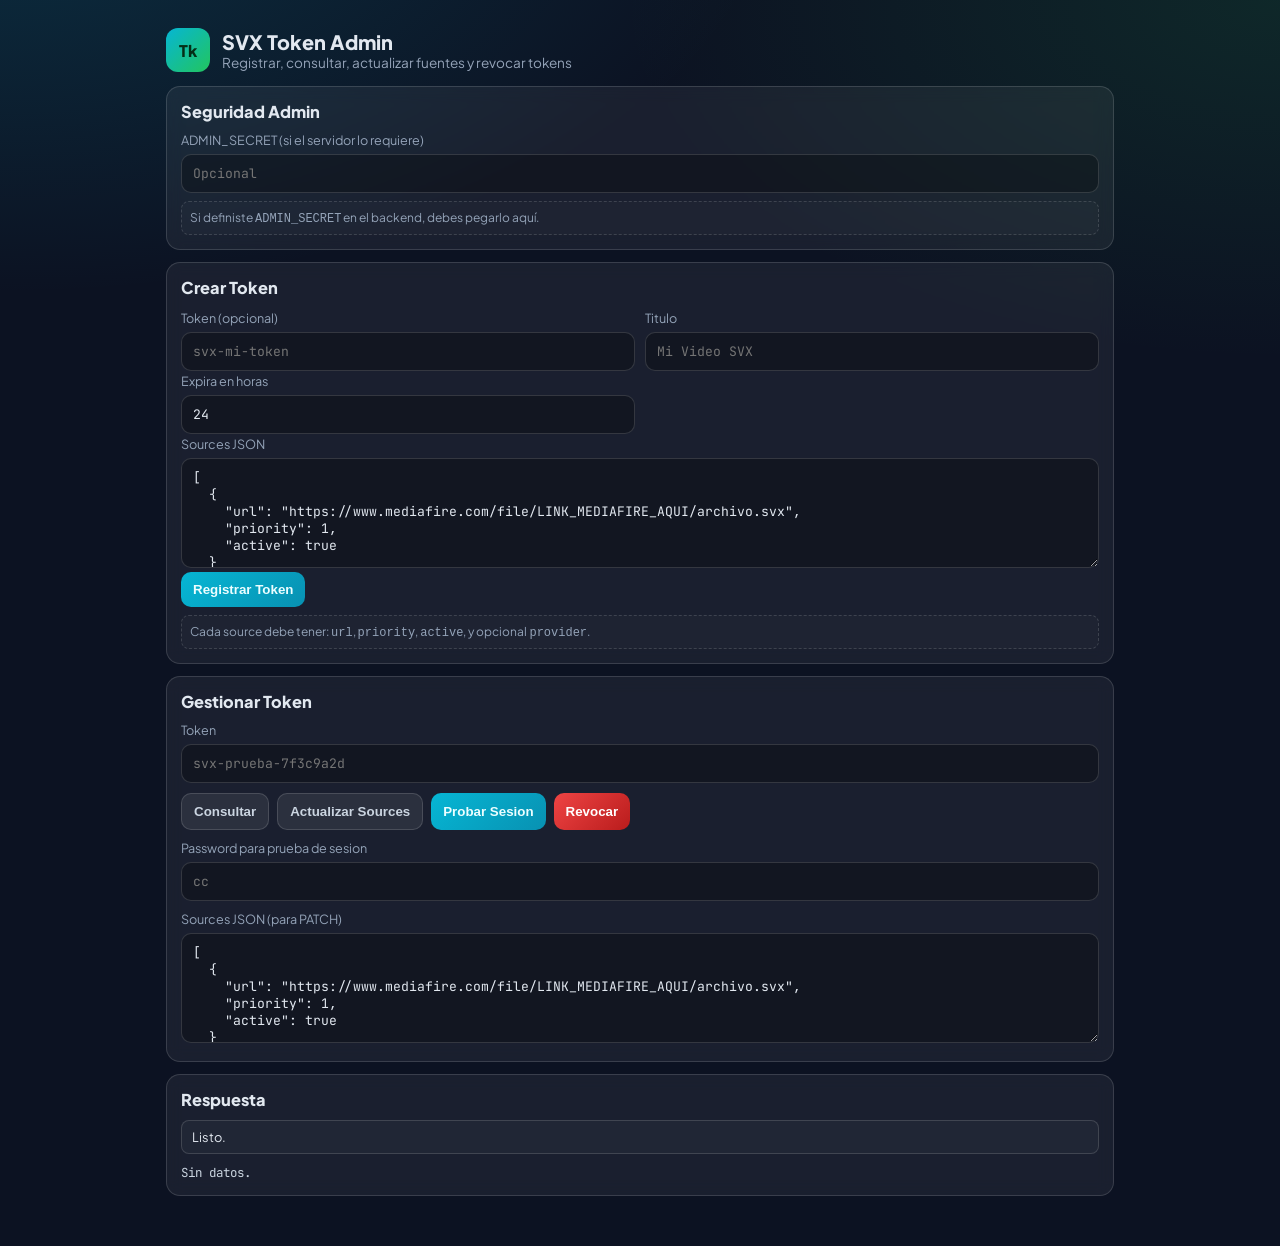
<file: templates/admin_tokens.html>
<!DOCTYPE html>
<html lang="es">
<head>
  <meta charset="UTF-8">
  <meta name="viewport" content="width=device-width, initial-scale=1.0">
  <title>SVX Admin Tokens</title>
  <link rel="preconnect" href="https://fonts.googleapis.com">
  <link href="https://fonts.googleapis.com/css2?family=Plus+Jakarta+Sans:wght@400;600;700;800&family=JetBrains+Mono:wght@400;700&display=swap" rel="stylesheet">
  <style>
    :root {
      --bg: #0c1222;
      --card: rgba(255,255,255,.06);
      --border: rgba(255,255,255,.14);
      --text: #e2e8f0;
      --muted: #94a3b8;
      --ok: #22c55e;
      --warn: #f59e0b;
      --danger: #ef4444;
      --accent: #06b6d4;
    }
    * { box-sizing: border-box; }
    body {
      margin: 0;
      font-family: "Plus Jakarta Sans", sans-serif;
      color: var(--text);
      background:
        radial-gradient(1300px 700px at 0% -10%, rgba(6,182,212,.18), transparent 60%),
        radial-gradient(1100px 600px at 100% 0%, rgba(34,197,94,.12), transparent 60%),
        var(--bg);
      min-height: 100vh;
    }
    .wrap { max-width: 980px; margin: 0 auto; padding: 28px 16px 40px; }
    .head { display: flex; align-items: center; gap: 12px; margin-bottom: 14px; }
    .logo {
      width: 44px; height: 44px; border-radius: 12px;
      background: linear-gradient(135deg,#06b6d4,#22c55e);
      color: #052e16; display: flex; align-items: center; justify-content: center;
      font-weight: 800;
    }
    .sub { color: var(--muted); font-size: .85rem; }
    .card {
      background: var(--card);
      border: 1px solid var(--border);
      border-radius: 14px;
      padding: 14px;
      backdrop-filter: blur(8px);
      margin-bottom: 12px;
    }
    .title { font-size: 1.02rem; font-weight: 800; margin-bottom: 10px; }
    .grid { display: grid; grid-template-columns: 1fr 1fr; gap: 10px; }
    .grid-1 { display: grid; grid-template-columns: 1fr; gap: 10px; }
    label { display: block; margin: 2px 0 6px; color: var(--muted); font-size: .79rem; }
    input, textarea {
      width: 100%;
      border: 1px solid var(--border);
      border-radius: 10px;
      background: rgba(0,0,0,.28);
      color: var(--text);
      padding: 10px 11px;
      font-family: "JetBrains Mono", monospace;
      font-size: .82rem;
    }
    textarea { min-height: 110px; resize: vertical; }
    .row { display: flex; gap: 8px; flex-wrap: wrap; }
    .btn {
      border: none;
      border-radius: 10px;
      padding: 10px 12px;
      font-weight: 700;
      cursor: pointer;
    }
    .btn-primary { background: linear-gradient(135deg,#06b6d4,#0891b2); color: #ecfeff; }
    .btn-secondary { background: rgba(255,255,255,.08); color: #cbd5e1; border: 1px solid var(--border); }
    .btn-danger { background: linear-gradient(135deg,#ef4444,#b91c1c); color: #fff; }
    .hint {
      margin-top: 8px;
      padding: 8px;
      border-radius: 8px;
      border: 1px dashed var(--border);
      color: var(--muted);
      font-size: .75rem;
      background: rgba(255,255,255,.02);
    }
    .status {
      margin-top: 10px;
      border-radius: 8px;
      padding: 8px 10px;
      font-size: .8rem;
      border: 1px solid var(--border);
      background: rgba(255,255,255,.03);
      white-space: pre-wrap;
    }
    pre {
      margin: 0;
      white-space: pre-wrap;
      word-break: break-word;
      font-size: .78rem;
      color: #cbd5e1;
      font-family: "JetBrains Mono", monospace;
    }
    @media (max-width: 800px) { .grid { grid-template-columns: 1fr; } }
  </style>
</head>
<body>
  <div class="wrap">
    <div class="head">
      <div class="logo">Tk</div>
      <div>
        <div style="font-size:1.24rem;font-weight:800">SVX Token Admin</div>
        <div class="sub">Registrar, consultar, actualizar fuentes y revocar tokens</div>
      </div>
    </div>

    <div class="card">
      <div class="title">Seguridad Admin</div>
      <label>ADMIN_SECRET (si el servidor lo requiere)</label>
      <input id="adminSecret" type="password" placeholder="Opcional">
      <div class="hint">Si definiste <code>ADMIN_SECRET</code> en el backend, debes pegarlo aquí.</div>
    </div>

    <div class="card">
      <div class="title">Crear Token</div>
      <div class="grid">
        <div>
          <label>Token (opcional)</label>
          <input id="regToken" placeholder="svx-mi-token">
        </div>
        <div>
          <label>Titulo</label>
          <input id="regTitle" placeholder="Mi Video SVX">
        </div>
      </div>
      <div class="grid">
        <div>
          <label>Expira en horas</label>
          <input id="regExpire" type="number" min="1" value="24">
        </div>
        <div></div>
      </div>
      <label>Sources JSON</label>
      <textarea id="regSources">[
  {
    "url": "https://www.mediafire.com/file/LINK_MEDIAFIRE_AQUI/archivo.svx",
    "priority": 1,
    "active": true
  }
]</textarea>
      <div class="row">
        <button class="btn btn-primary" onclick="registerToken()">Registrar Token</button>
      </div>
      <div class="hint">Cada source debe tener: <code>url</code>, <code>priority</code>, <code>active</code>, y opcional <code>provider</code>.</div>
    </div>

    <div class="card">
      <div class="title">Gestionar Token</div>
      <label>Token</label>
      <input id="manageToken" placeholder="svx-prueba-7f3c9a2d">
      <div class="row" style="margin-top:10px">
        <button class="btn btn-secondary" onclick="getToken()">Consultar</button>
        <button class="btn btn-secondary" onclick="patchSources()">Actualizar Sources</button>
        <button class="btn btn-primary" onclick="testSession()">Probar Sesion</button>
        <button class="btn btn-danger" onclick="revokeToken()">Revocar</button>
      </div>
      <label style="margin-top:10px">Password para prueba de sesion</label>
      <input id="testPassword" type="password" placeholder="cc">
      <label style="margin-top:10px">Sources JSON (para PATCH)</label>
      <textarea id="patchSourcesJson">[
  {
    "url": "https://www.mediafire.com/file/LINK_MEDIAFIRE_AQUI/archivo.svx",
    "priority": 1,
    "active": true
  }
]</textarea>
    </div>

    <div class="card">
      <div class="title">Respuesta</div>
      <div id="status" class="status">Listo.</div>
      <div style="margin-top:10px"></div>
      <pre id="result">Sin datos.</pre>
    </div>
  </div>

  <script>
    function headersJson() {
      const h = { "Content-Type": "application/json" };
      const sec = document.getElementById("adminSecret").value.trim();
      if (sec) h["x-admin-secret"] = sec;
      return h;
    }

    function setStatus(msg) {
      document.getElementById("status").textContent = msg;
    }

    function setResult(obj) {
      const out = typeof obj === "string" ? obj : JSON.stringify(obj, null, 2);
      document.getElementById("result").textContent = out;
    }

    function parseJsonField(id) {
      const raw = document.getElementById(id).value.trim();
      try { return JSON.parse(raw); }
      catch (e) { throw new Error("JSON invalido en " + id + ": " + e.message); }
    }

    async function apiCall(method, path, body) {
      const opts = { method, headers: headersJson() };
      if (body !== undefined) opts.body = JSON.stringify(body);
      const res = await fetch(path, opts);
      const data = await res.json().catch(() => ({}));
      if (!res.ok) throw new Error((data && data.detail) || ("HTTP " + res.status));
      return data;
    }

    async function registerToken() {
      try {
        setStatus("Registrando token...");
        const token = document.getElementById("regToken").value.trim();
        const title = document.getElementById("regTitle").value.trim();
        const exp = Number(document.getElementById("regExpire").value || "24");
        if (!title) throw new Error("Titulo requerido");
        const sources = parseJsonField("regSources");
        const payload = { title, expires_in_hours: exp, sources };
        if (token) payload.token = token;
        const data = await apiCall("POST", "/api/tokens/register", payload);
        setStatus("Token registrado correctamente.");
        setResult(data);
        if (data.token) document.getElementById("manageToken").value = data.token;
      } catch (e) {
        setStatus("Error al registrar.");
        setResult(String(e.message || e));
      }
    }

    async function getToken() {
      try {
        const token = document.getElementById("manageToken").value.trim();
        if (!token) throw new Error("Token requerido");
        setStatus("Consultando token...");
        const data = await apiCall("GET", "/api/tokens/" + encodeURIComponent(token));
        setStatus("Consulta OK.");
        setResult(data);
      } catch (e) {
        setStatus("Error en consulta.");
        setResult(String(e.message || e));
      }
    }

    async function patchSources() {
      try {
        const token = document.getElementById("manageToken").value.trim();
        if (!token) throw new Error("Token requerido");
        const sources = parseJsonField("patchSourcesJson");
        setStatus("Actualizando sources...");
        const data = await apiCall("PATCH", "/api/tokens/" + encodeURIComponent(token) + "/sources", { sources });
        setStatus("Sources actualizados.");
        setResult(data);
      } catch (e) {
        setStatus("Error al actualizar.");
        setResult(String(e.message || e));
      }
    }

    async function revokeToken() {
      try {
        const token = document.getElementById("manageToken").value.trim();
        if (!token) throw new Error("Token requerido");
        if (!confirm("Seguro que quieres revocar este token?")) return;
        setStatus("Revocando token...");
        const data = await apiCall("POST", "/api/tokens/" + encodeURIComponent(token) + "/revoke");
        setStatus("Token revocado.");
        setResult(data);
      } catch (e) {
        setStatus("Error al revocar.");
        setResult(String(e.message || e));
      }
    }

    async function testSession() {
      try {
        const token = document.getElementById("manageToken").value.trim();
        const password = document.getElementById("testPassword").value.trim();
        if (!token) throw new Error("Token requerido");
        setStatus("Probando sesion y manifest...");

        const session = await apiCall("POST", "/api/play/" + encodeURIComponent(token) + "/session", { password });
        const sid = session.session_id;
        if (!sid) throw new Error("Sesion sin id");

        const manifest = await apiCall("GET", "/api/play/session/" + encodeURIComponent(sid) + "/manifest");
        const entries = manifest.entries || [];
        if (!entries.length) throw new Error("Sin entradas de video");

        const first = entries[0];
        const chunkUrl = first.chunk_url + "?start=0&end=255";
        const chunkRes = await fetch(chunkUrl);
        const chunkOk = chunkRes.ok;

        setStatus("Prueba completada.");
        setResult({
          ok: true,
          token,
          session_id: sid,
          entry_name: first.name,
          chunk_probe_status: chunkRes.status,
          fallback_stream_url: first.fallback_stream_url,
          note: chunkOk ? "Sesion valida. Si no ves video, revisa codec/contenido real del archivo." : "Sesion creada pero chunk no disponible.",
        });
      } catch (e) {
        setStatus("Error en prueba de sesion.");
        setResult(String(e.message || e));
      }
    }
  </script>
</body>
</html>
</file>
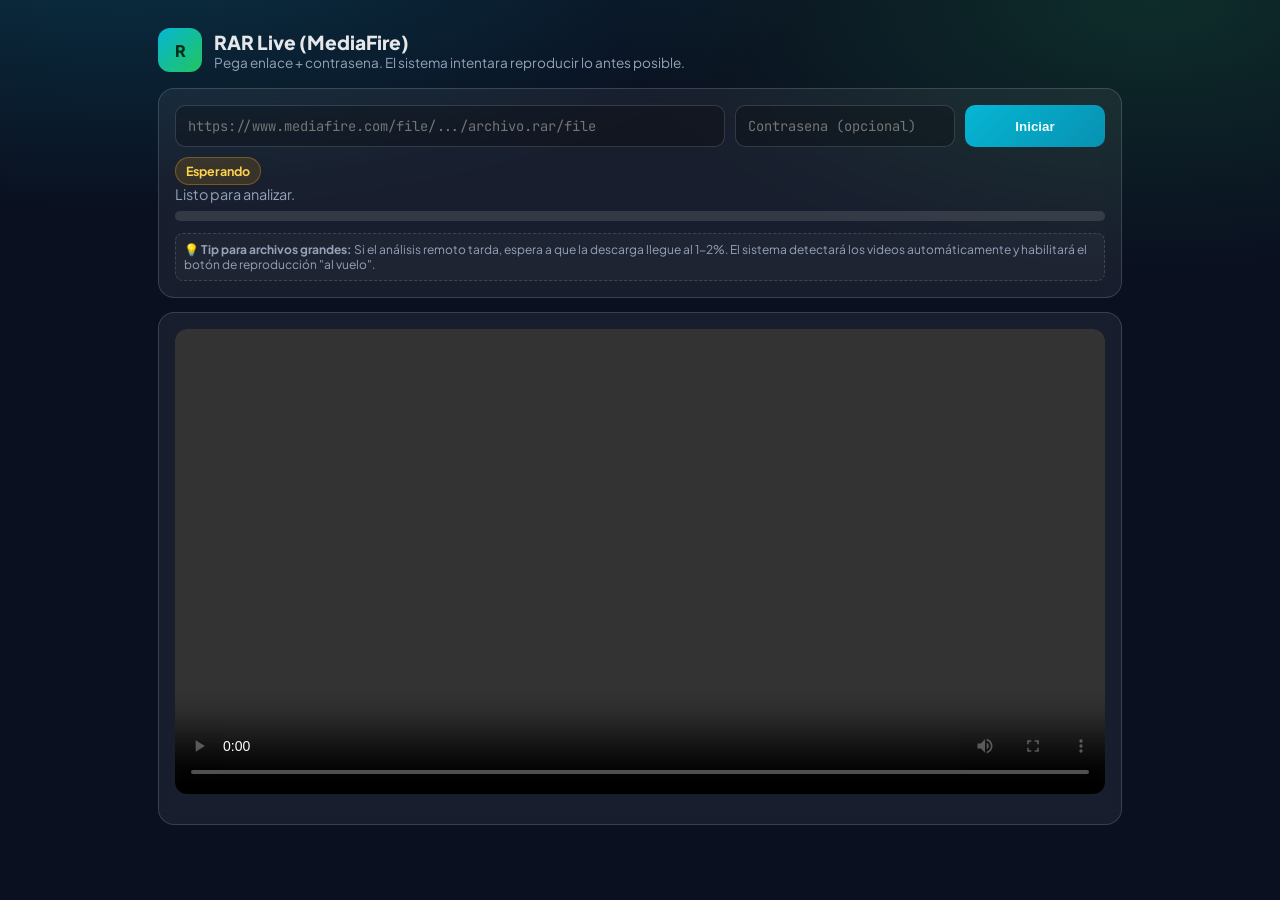
<file: templates/rar_live.html>
<!DOCTYPE html>
<html lang="es">
<head>
  <meta charset="UTF-8">
  <meta name="viewport" content="width=device-width, initial-scale=1.0">
  <title>RAR Live - MediaFire</title>
  <link rel="preconnect" href="https://fonts.googleapis.com">
  <link rel="preconnect" href="https://fonts.gstatic.com" crossorigin>
  <link href="https://fonts.googleapis.com/css2?family=Plus+Jakarta+Sans:wght@400;600;700;800&family=JetBrains+Mono:wght@400;700&display=swap" rel="stylesheet">
  <style>
    :root{
      --bg:#0a1020;
      --card:rgba(255,255,255,.06);
      --border:rgba(255,255,255,.15);
      --text:#e5e7eb;
      --muted:#94a3b8;
      --ok:#22c55e;
      --warn:#f59e0b;
      --accent:#06b6d4;
    }
    *{box-sizing:border-box}
    body{
      margin:0;
      font-family:"Plus Jakarta Sans",sans-serif;
      color:var(--text);
      background:
        radial-gradient(1200px 500px at 10% -10%, rgba(6,182,212,.22), transparent 60%),
        radial-gradient(900px 450px at 90% 0%, rgba(34,197,94,.16), transparent 60%),
        var(--bg);
      min-height:100vh;
    }
    .wrap{max-width:1000px;margin:0 auto;padding:28px 18px 40px}
    .head{display:flex;gap:12px;align-items:center;margin-bottom:16px}
    .logo{
      width:44px;height:44px;border-radius:12px;
      background:linear-gradient(135deg,#06b6d4,#22c55e);
      display:flex;align-items:center;justify-content:center;
      color:#052e16;font-weight:800
    }
    .title{font-size:1.2rem;font-weight:800}
    .sub{font-size:.85rem;color:var(--muted)}
    .card{
      background:var(--card);
      border:1px solid var(--border);
      border-radius:16px;
      padding:16px;
      backdrop-filter: blur(8px);
      margin-bottom:14px;
    }
    .grid{display:grid;grid-template-columns:1fr 220px 140px;gap:10px}
    input{
      width:100%;padding:11px 12px;border-radius:10px;
      border:1px solid var(--border);
      background:rgba(0,0,0,.25);color:var(--text);
      font-family:"JetBrains Mono",monospace;font-size:.86rem;
    }
    button{
      border:none;border-radius:10px;padding:11px 14px;
      font-weight:700;cursor:pointer
    }
    .btn-main{background:linear-gradient(135deg,#06b6d4,#0891b2);color:#ecfeff}
    .status{font-size:.9rem;color:var(--muted)}
    .bar{
      width:100%;height:10px;border-radius:999px;
      background:rgba(255,255,255,.12);overflow:hidden;margin-top:8px
    }
    .fill{
      width:0%;height:100%;
      background:linear-gradient(90deg,#22c55e,#06b6d4);
      transition:width .35s ease
    }
    .pill{
      display:inline-flex;align-items:center;gap:6px;
      border-radius:999px;padding:5px 10px;font-size:.78rem;font-weight:700
    }
    .pill.ok{background:rgba(34,197,94,.15);color:#86efac;border:1px solid rgba(34,197,94,.35)}
    .pill.warn{background:rgba(245,158,11,.15);color:#fcd34d;border:1px solid rgba(245,158,11,.35)}
    video{width:100%;border-radius:12px;background:#000}
    .list{display:flex;flex-direction:column;gap:8px;margin-top:10px}
    .item{
      display:flex;align-items:center;justify-content:space-between;gap:8px;
      border:1px solid var(--border);border-radius:10px;padding:9px 10px;
      background:rgba(0,0,0,.18)
    }
    .name{font-size:.85rem}
    .muted{color:var(--muted);font-size:.78rem}
    .btn-play{background:rgba(34,197,94,.15);color:#86efac;border:1px solid rgba(34,197,94,.35)}
    @media(max-width:820px){.grid{grid-template-columns:1fr}}
  </style>
</head>
<body>
  <div class="wrap">
    <div class="head">
      <div class="logo">R</div>
      <div>
        <div class="title">RAR Live (MediaFire)</div>
        <div class="sub">Pega enlace + contrasena. El sistema intentara reproducir lo antes posible.</div>
      </div>
    </div>

    <div class="card">
      <div class="grid">
        <input id="url" placeholder="https://www.mediafire.com/file/.../archivo.rar/file">
        <input id="password" placeholder="Contrasena (opcional)">
        <div style="display:flex;gap:5px;">
          <button class="btn-main" id="go" style="flex:1">Iniciar</button>
          <button class="btn-main" id="cancelBtn" style="flex:1; background:linear-gradient(135deg,#ef4444,#b91c1c); display:none;">Cancelar</button>
        </div>
      </div>
      <div style="margin-top:10px">
        <span id="modePill" class="pill warn">Esperando</span>
      </div>
      <div class="status" id="status">Listo para analizar.</div>
      <div class="bar"><div class="fill" id="fill"></div></div>
      <div style="margin-top:12px; font-size:0.75rem; color:var(--muted); background:rgba(255,255,255,0.03); padding:8px; border-radius:8px; border:1px dashed var(--border);">
        <strong>💡 Tip para archivos grandes:</strong> Si el análisis remoto tarda, espera a que la descarga llegue al 1-2%. El sistema detectará los videos automáticamente y habilitará el botón de reproducción "al vuelo".
      </div>
    </div>

    <div class="card">
      <video id="player" controls playsinline preload="metadata"></video>
      <div class="list" id="files"></div>
    </div>
  </div>

  <script>
    const $ = (id) => document.getElementById(id);
    const urlInput = $("url");
    const pwInput = $("password");
    const goBtn = $("go");
    const cancelBtn = $("cancelBtn");
    const statusEl = $("status");
    const fillEl = $("fill");
    const filesEl = $("files");
    const player = $("player");
    const modePill = $("modePill");

    function setStatus(text){ statusEl.textContent = text; }
    function setFill(pct){ fillEl.style.width = `${Math.max(0, Math.min(100, pct||0))}%`; }
    function setMode(text, ok=false){
      modePill.textContent = text;
      modePill.className = "pill " + (ok ? "ok" : "warn");
    }

    async function isRarProgressive(streamUrl) {
      try {
        const r = await fetch(streamUrl, { method: "GET", headers: { "Range": "bytes=0-0" } });
        return r.headers.get("X-RAR-Progressive") === "1" || r.headers.get("X-SVX-Progressive") === "1";
      } catch { return false; }
    }

    function playUrl(u){ player.src = u; player.load(); player.play().catch(()=>{}); }

    async function renderAndPlayList(data){
      const vids = data.archive_files || [];
      filesEl.innerHTML = "";
      if (!vids.length) throw new Error("No se encontraron videos en el archivo");

      for (const v of vids) {
        const row = document.createElement("div");
        row.className = "item";
        row.innerHTML = `
          <div>
            <div class="name">${v.name || v.filename}</div>
            <div class="muted">${v.ext || ""} ${v.size_str || ""}</div>
          </div>
          <button class="btn-play">Reproducir</button>
        `;
        row.querySelector("button").onclick = async () => {
          const progressive = await isRarProgressive(v.stream_url);
          setMode(progressive ? "RAR progresivo activo" : "Reproduccion normal", true);
          playUrl(v.stream_url);
          setStatus(progressive ? "Reproduciendo desde RAR parcial." : "Reproduciendo desde archivo listo.");
        };
        filesEl.appendChild(row);
      }

      const first = vids[0];
      const progressive = await isRarProgressive(first.stream_url);
      setMode(progressive ? "RAR progresivo activo" : "Reproduccion normal", true);
      playUrl(first.stream_url);
      setStatus(progressive ? "Reproduciendo primer video desde RAR parcial." : "Reproduciendo primer video.");
    }

    async function runExtract() {
      const url = urlInput.value.trim();
      const password = pwInput.value.trim();
      if (!url) return;

      goBtn.disabled = true;
      let currentDownloadId = null;
      cancelBtn.style.display = 'block';
      cancelBtn.onclick = async () => {
         if (currentDownloadId) {
             setMode("Cancelando...", false);
             await fetch(`/api/archive/download-cancel/${currentDownloadId}`, { method: 'DELETE' });
             cancelBtn.style.display = 'none';
         }
      };

      setMode("Analizando...", false);
      setStatus("Extrayendo informacion del enlace...");
      setFill(0);

      try {
        const q = new URLSearchParams({
          url, quality: "video", password
        });
        const res = await fetch(`/api/extract?${q.toString()}`);
        const data = await res.json();
        if (!res.ok) throw new Error(data.detail || "Error en /api/extract");

        if (data.stream_type === "mediafire_archive_downloading") {
          setMode("Descargando RAR...", false);
          const dlId = data.download_id;
          if (!dlId) throw new Error("No se recibio download_id");
          currentDownloadId = dlId;

          // Modo progresivo real: mientras descarga, reintentamos /api/extract.
          // En cuanto backend devuelva archive_list, arrancamos reproduccion.
          for (let i = 0; i < 240; i++) {
            const st = await fetch(`/api/archive/download-status/${dlId}`).then(r => r.json());
            setFill(st.pct || 0);
            setStatus(`${st.status} - ${st.downloaded_mb || 0} / ${st.total_mb || 0} MB`);

            const res2 = await fetch(`/api/extract?${q.toString()}`);
            const data2 = await res2.json();
            if (res2.ok && data2.stream_type === "archive_list") {
              setMode("RAR progresivo activo", true);
              await renderAndPlayList(data2);
              return;
            }

            if (st.status === "error" || st.status === "cancelled") {
              throw new Error(`Descarga ${st.status}: ${st.error || "sin detalle"}`);
            }

            await new Promise(r => setTimeout(r, 1200));
          }

          throw new Error("No se habilito reproduccion progresiva a tiempo");
        } else if (data.stream_type === "archive_list") {
          setFill(100);
          await renderAndPlayList(data);
        } else {
          // fallback para link directo no-archive
          const direct = data.url;
          if (!direct) throw new Error("No se obtuvo URL de reproduccion");
          playUrl(direct);
          setMode("Link directo", true);
          setFill(100);
          setStatus("Reproduciendo stream directo.");
        }
      } catch (e) {
        setMode("Error", false);
        setStatus(`Error: ${e.message}`);
      } finally {
        goBtn.disabled = false;
        cancelBtn.style.display = 'none';
      }
    }

    goBtn.addEventListener("click", runExtract);
    urlInput.addEventListener("keypress", (e) => { if (e.key === "Enter") runExtract(); });
    pwInput.addEventListener("keypress", (e) => { if (e.key === "Enter") runExtract(); });
  </script>
</body>
</html>
</file>
